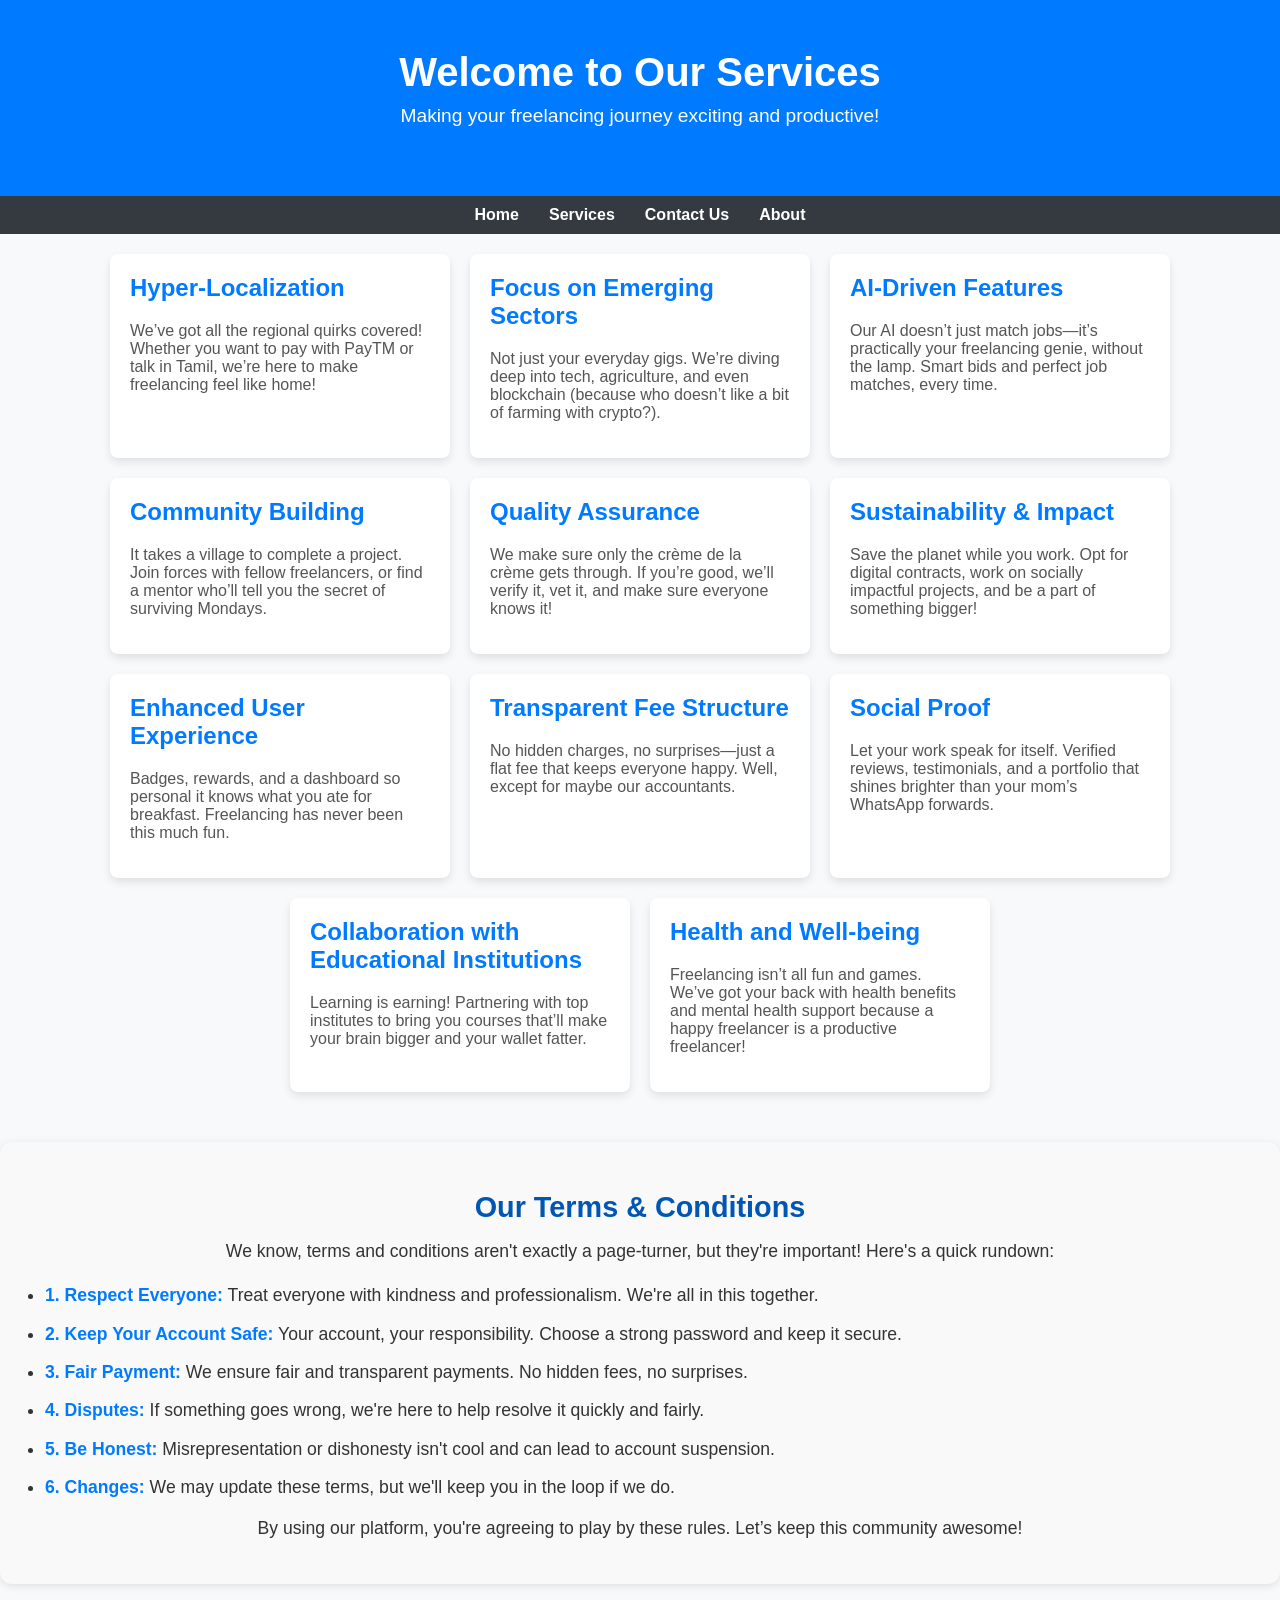
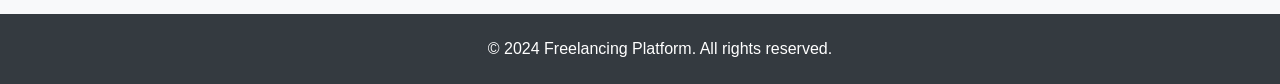
<file: services.html>
<!DOCTYPE html>
<html lang="en">
<head>
    <meta charset="UTF-8">
    <meta name="viewport" content="width=device-width, initial-scale=1.0">
    <title>Our Services</title>
    <link rel="stylesheet" href="">
    <style>
        body {
    font-family: 'Segoe UI', Tahoma, Geneva, Verdana, sans-serif;
    background-color: #f8f9fa;
    margin: 0;
    padding: 0;
    color: #333;
}

header {
    background-color: #007bff;
    color: #fff;
    text-align: center;
    padding: 50px 20px;
    box-shadow: 0 4px 8px rgba(0, 0, 0, 0.2);
}

header h1 {
    font-size: 2.5em;
    margin: 0;
}

header p {
    font-size: 1.2em;
    margin-top: 10px;
}

nav ul {
    list-style: none;
    display: flex;
    justify-content: center;
    padding: 10px;
    background-color: #343a40;
    margin: 0;
}

nav ul li {
    margin: 0 15px;
}

nav ul li a {
    color: #fff;
    text-decoration: none;
    font-weight: bold;
}

nav ul li a:hover {
    color: #007bff;
}

.service-section {
    display: flex;
    flex-wrap: wrap;
    gap: 20px;
    padding: 20px;
    justify-content: center;
}

.service {
    background-color: #ffffff;
    border-radius: 8px;
    box-shadow: 0 4px 8px rgba(0, 0, 0, 0.1);
    padding: 20px;
    width: 300px;
    transition: transform 0.3s;
}

.service:hover {
    transform: scale(1.05);
}

.service h2 {
    color: #007bff;
    margin-top: 0;
}

.service p {
    color: #555;
}

.terms {
    background-color: #e9ecef;
    padding: 20px;
    margin-top: 30px;
    border-radius: 8px;
    box-shadow: 0 4px 8px rgba(0, 0, 0, 0.1);
}

.terms h2 {
    color: #343a40;
}

.terms ul {
    list-style: none;
    padding-left: 0;
}

.terms ul li {
    margin: 10px 0;
    padding: 10px;
    background-color: #fff;
    border-radius: 8px;
    box-shadow: 0 2px 4px rgba(0, 0, 0, 0.1);
}

footer {
    background-color: #343a40;
    color: #fff;
    text-align: center;
    padding: 10px 20px;
    position: relative;
    bottom: 0;
    width: 100%;
}
.terms-section {
    background-color: #f9f9f9;
    padding: 25px;
    margin: 30px 0;
    border-radius: 12px;
    box-shadow: 0 2px 8px rgba(0, 0, 0, 0.1);
    color: #333;
    font-family: 'Arial', sans-serif;
}

.terms-section h2 {
    text-align: center;
    color: #0056b3;
    font-size: 1.8em;
    margin-bottom: 15px;
}

.terms-section p {
    text-align: center;
    font-size: 1.1em;
    margin-bottom: 20px;
}

.terms-list {
    list-style-type: disc;
    padding-left: 20px;
    font-size: 1.1em;
}

.terms-list li {
    margin-bottom: 12px;
    line-height: 1.5;
}

.terms-list li strong {
    color: #007bff;
}

    </style>
</head>
<body>
    <header>
        <h1>Welcome to Our Services</h1>
        <p>Making your freelancing journey exciting and productive!</p>
    </header>
    <nav>
        <ul>
            <li><a href="#">Home</a></li>
            <li><a href="#">Services</a></li>
            <li><a href="#">Contact Us</a></li>
            <li><a href="#">About</a></li>
        </ul>
    </nav>
    <main>
        <section class="service-section">
            <div class="service">
                <h2>Hyper-Localization</h2>
                <p>We’ve got all the regional quirks covered! Whether you want to pay with PayTM or talk in Tamil, we’re here to make freelancing feel like home!</p>
            </div>
            <div class="service">
                <h2>Focus on Emerging Sectors</h2>
                <p>Not just your everyday gigs. We’re diving deep into tech, agriculture, and even blockchain (because who doesn’t like a bit of farming with crypto?).</p>
            </div>
            <div class="service">
                <h2>AI-Driven Features</h2>
                <p>Our AI doesn’t just match jobs—it’s practically your freelancing genie, without the lamp. Smart bids and perfect job matches, every time.</p>
            </div>
            <div class="service">
                <h2>Community Building</h2>
                <p>It takes a village to complete a project. Join forces with fellow freelancers, or find a mentor who’ll tell you the secret of surviving Mondays.</p>
            </div>
            <div class="service">
                <h2>Quality Assurance</h2>
                <p>We make sure only the crème de la crème gets through. If you’re good, we’ll verify it, vet it, and make sure everyone knows it!</p>
            </div>
            <div class="service">
                <h2>Sustainability & Impact</h2>
                <p>Save the planet while you work. Opt for digital contracts, work on socially impactful projects, and be a part of something bigger!</p>
            </div>
            <div class="service">
                <h2>Enhanced User Experience</h2>
                <p>Badges, rewards, and a dashboard so personal it knows what you ate for breakfast. Freelancing has never been this much fun.</p>
            </div>
            <div class="service">
                <h2>Transparent Fee Structure</h2>
                <p>No hidden charges, no surprises—just a flat fee that keeps everyone happy. Well, except for maybe our accountants.</p>
            </div>
            <div class="service">
                <h2>Social Proof</h2>
                <p>Let your work speak for itself. Verified reviews, testimonials, and a portfolio that shines brighter than your mom’s WhatsApp forwards.</p>
            </div>
            <div class="service">
                <h2>Collaboration with Educational Institutions</h2>
                <p>Learning is earning! Partnering with top institutes to bring you courses that’ll make your brain bigger and your wallet fatter.</p>
            </div>
            <div class="service">
                <h2>Health and Well-being</h2>
                <p>Freelancing isn’t all fun and games. We’ve got your back with health benefits and mental health support because a happy freelancer is a productive freelancer!</p>
            </div>
        </section>
        <section class="terms-section">
            <h2>Our Terms & Conditions</h2>
            <p>We know, terms and conditions aren't exactly a page-turner, but they're important! Here's a quick rundown:</p>
            <ul class="terms-list">
                <li><strong>1. Respect Everyone:</strong> Treat everyone with kindness and professionalism. We're all in this together.</li>
                <li><strong>2. Keep Your Account Safe:</strong> Your account, your responsibility. Choose a strong password and keep it secure.</li>
                <li><strong>3. Fair Payment:</strong> We ensure fair and transparent payments. No hidden fees, no surprises.</li>
                <li><strong>4. Disputes:</strong> If something goes wrong, we're here to help resolve it quickly and fairly.</li>
                <li><strong>5. Be Honest:</strong> Misrepresentation or dishonesty isn't cool and can lead to account suspension.</li>
                <li><strong>6. Changes:</strong> We may update these terms, but we'll keep you in the loop if we do.</li>
            </ul>
            <p>By using our platform, you're agreeing to play by these rules. Let’s keep this community awesome!</p>
        </section>
        
            
        
        
    </main>
    <footer>
        <p>&copy; 2024 Freelancing Platform. All rights reserved.</p>
    </footer>
</body>
</html>
</file>
